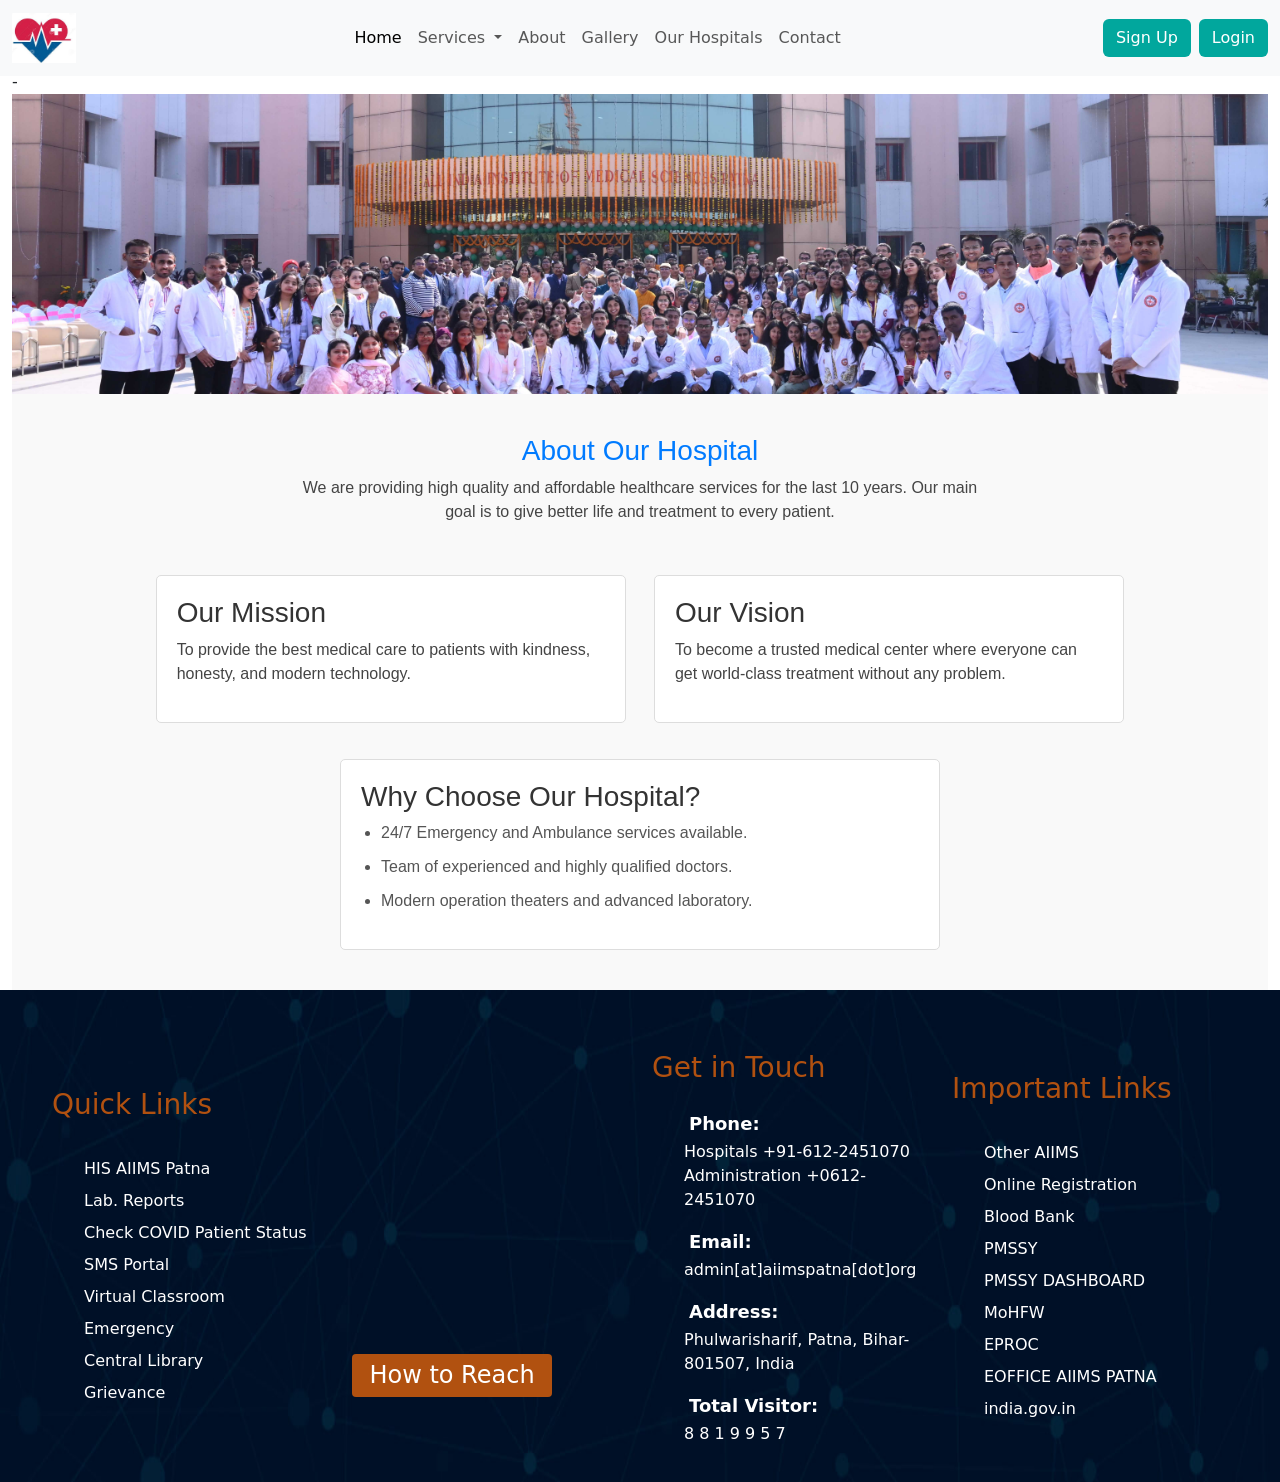
<file: about.html>
<!DOCTYPE html>
<html lang="en">
<head>
    <meta charset="UTF-8">
    <meta name="viewport" content="width=device-width, initial-scale=1.0">
    <title>About Page</title>
    <link rel="stylesheet" href="style.css">
    <link rel="stylesheet" href="https://cdn.jsdelivr.net/npm/bootstrap@5.3.8/dist/css/bootstrap.min.css">

<style>
 
#about-section {
    padding: 40px;
    background-color: #f9f9f9;
    font-family: Arial, sans-serif;
}

#about-section h2 {
    color: #007bff;
    font-size: 28px;
}

#about-section p {
    color: #444444;
    font-size: 16px;
    max-width: 700px;
}


.about-box-container {
    text-align: center;
}

.box {
    display: inline-block;
    width: 40%;
    margin: 1%;
    padding: 20px;
    background-color: #ffffff;
    border: 1px solid #dddddd;
    border-radius: 5px;
    vertical-align: top;
    text-align: left;
}

.box h3 {
    color: #333333;
    margin-top: 0;
}


.why-choose-us {
    background-color: #ffffff;
    padding: 20px;
    border: 1px solid #dddddd;
    border-radius: 5px;
    max-width: 600px;
    margin: 0 auto;
}


.why-choose-us h3 {
    color: #333333;
    margin-top: 0;
}

.why-choose-us ul {
    padding-left: 20px;
}

.why-choose-us li {
    margin-bottom: 10px;
    color: #555555;
}


.hero-section img{
    height: 300px !important;
    width: 100%;
    object-fit: cover;
    padding: o;
}
.btn-signup{
    border: 1px solid #01a79d;
    background-color: #01a79d;

}
.btn-login{
    color: white;
    background-color: #01a79d;

}
.btn-signup:hover{
    background-color: #01a79d;
    color: white;

}
.btn-login:hover{
    background-color:transparent;
    border: 1px solid #01a79d;
    color: #01a79d;
}



</style>



</head>
<body>

 <div class="container-fluid">

        <!--header start-->
        <div class="row header">
            <div class="col-sm-12">
                <nav class="navbar navbar-expand-lg bg-body-tertiary fixed-top">
  <div class="container-fluid">
    <a class="navbar-brand" href="#">
        <img src="logo8.jpg" alt="" class="logo">
        
        
    </a>
    <button class="navbar-toggler" type="button" data-bs-toggle="collapse" data-bs-target="#navbarSupportedContent" aria-controls="navbarSupportedContent" aria-expanded="false" aria-label="Toggle navigation">
      <span class="navbar-toggler-icon"></span>
    </button>
    <div class="collapse navbar-collapse" id="navbarSupportedContent">
      <ul class="navbar-nav m-auto mb-2 mb-lg-0">
        <li class="nav-item">
          <a class="nav-link active" aria-current="page" href="#">Home</a>
        </li>
        <li class="nav-item dropdown">
          <a class="nav-link dropdown-toggle" href="#" role="button" data-bs-toggle="dropdown" aria-expanded="false">
            Services
          </a>
          <ul class="dropdown-menu">
            <li><a class="dropdown-item" href="opd.html">OPD</a></li>
            <li><hr class="dropdown-divider"></li>
            <li><a class="dropdown-item" href="radiology.html">Radiology</a></li>
            <li><hr class="dropdown-divider"></li>
            <li><a class="dropdown-item" href="blood bank.html">Blood Bank</a></li>
            <li><hr class="dropdown-divider"></li>
            <li><a class="dropdown-item" href="pharmecy.html">Pharmecy</a></li>
          </ul>
        </li>
        <li class="nav-item">
          <a class="nav-link " href="about.html">About</a>
        </li>
        <li class="nav-item">
          <a class="nav-link " href="gallery.html">Gallery</a>
        </li>
        <li class="nav-item">
          <a class="nav-link " href="our hospital.html">Our Hospitals</a>
        </li>
         <li class="nav-item">
          <a class="nav-link " href="contact.html">Contact </a>
        </li>
      </ul>
      <form class="d-flex" role="search">
        <a href="signup.html" class="btn btn-login me-2">Sign Up</a>
        <a href="login.html" class="btn btn-login">Login</a> 
      </form>
    </div>
  </div>
</nav>
            </div>
        </div>-
        <!--header end-->

        <section>
            <div class="hero-section">
          <img src="107.jpg" alt="">
</div>
</section>

   
<section id="about-section">
    <center>
        <h2>About Our Hospital</h2>
        <p>We are providing high quality and affordable healthcare services for the last 10 years. Our main goal is to give better life and treatment to every patient.</p>
    </center>

    <br>

    
    <div class="about-box-container">
        <div class="box">
            <h3>Our Mission</h3>
            <p>To provide the best medical care to patients with kindness, honesty, and modern technology.</p>
        </div>
        
        <div class="box">
            <h3>Our Vision</h3>
            <p>To become a trusted medical center where everyone can get world-class treatment without any problem.</p>
        </div>
    </div>

    <br>

   
    <div class="why-choose-us">
        <h3>Why Choose Our Hospital?</h3>
        <ul>
            <li>24/7 Emergency and Ambulance services available.</li>
            <li>Team of experienced and highly qualified doctors.</li>
            <li>Modern operation theaters and advanced laboratory.</li>
        </ul>
    </div>
</section>



 <!----footer- start-->

      <div class="row footer">
        <div class="col-sm-3">
          <h3 class="footer-heading quick-links">Quick Links</h3>
          <ul class="quick-links">
          <li>HIS AIIMS Patna</li>
          <li>Lab. Reports</li>
          <li>Check COVID Patient Status</li>
          <li>SMS Portal</li>
          <li>Virtual  Classroom</li>
          <li>Emergency</li>
          <li>Central Library</li>
          <li>Grievance</li>
          </ul>
        </div>
        <div class="col-sm-3">
          <iframe src="https://www.google.com/maps/embed?pb=!1m12!1m8!1m3!1d230248.33775694412!2d84.
          94229209448244!3d25.617199139303032!3m2!1i1024!2i768!4f13.
          1!2m1!1sAIIMS%20Patna!5e0!3m2!1sen!2sus!4v1783047907874!5m2!1sen!2sus"
           width="220" height="250" style="border:0;" 
           allowfullscreen="" loading="lazy" 
           referrerpolicy="strict-origin-when-cross-origin"></iframe>

          <h3 class="footer-heading  how-to-reach">How to Reach</h3>
        </div>
        <div class="col-sm-3">
          <h3 class="footer-heading touch">Get in Touch</h3>
          <ul class="get-in-touch">
          <li>
            <i class="bi bi-telephone-inbound"></i>
            <span class="phone">Phone:</span><br>
            Hospitals +91-612-2451070
            <br>
            Administration +0612-2451070 
          </li>
          <li>
            <i class="bi bi-envelope-at"></i>
            <span class="email">Email:</span><br>
             admin[at]aiimspatna[dot]org
          </li>
          <li>
             <i class="bi bi-geo-alt"></i>
            <span class="address">Address:</span><br>
            Phulwarisharif, Patna, Bihar-801507, India
          </li>

          <li>
             <i class="bi bi-geo-alt"></i>
            <span class="total-visitor">Total Visitor:</span><br>
               8 8 1 9 9 5 7
          </li>
          </ul>
        </div>
        <div class="col-sm-3">
          <h3 class="footer-heading important-links">Important Links</h3>
          <ul class="important-links">
          <li>Other AIIMS</li>
          <li>Online Registration</li>
          <li>Blood Bank</li>
          <li>PMSSY</li>
          <li>PMSSY DASHBOARD</li>
          <li>MoHFW</li>
          <li>EPROC</li>
          <li>EOFFICE AIIMS PATNA</li>
          <li>india.gov.in</li>
          </ul>
        </div>
      </div>



    <!---footer -end-->













   
   <script src=" https://cdn.jsdelivr.net/npm/bootstrap@5.3.8/dist/js/bootstrap.bundle.min.js"></script>


    </div>
</body>
</html>
</file>
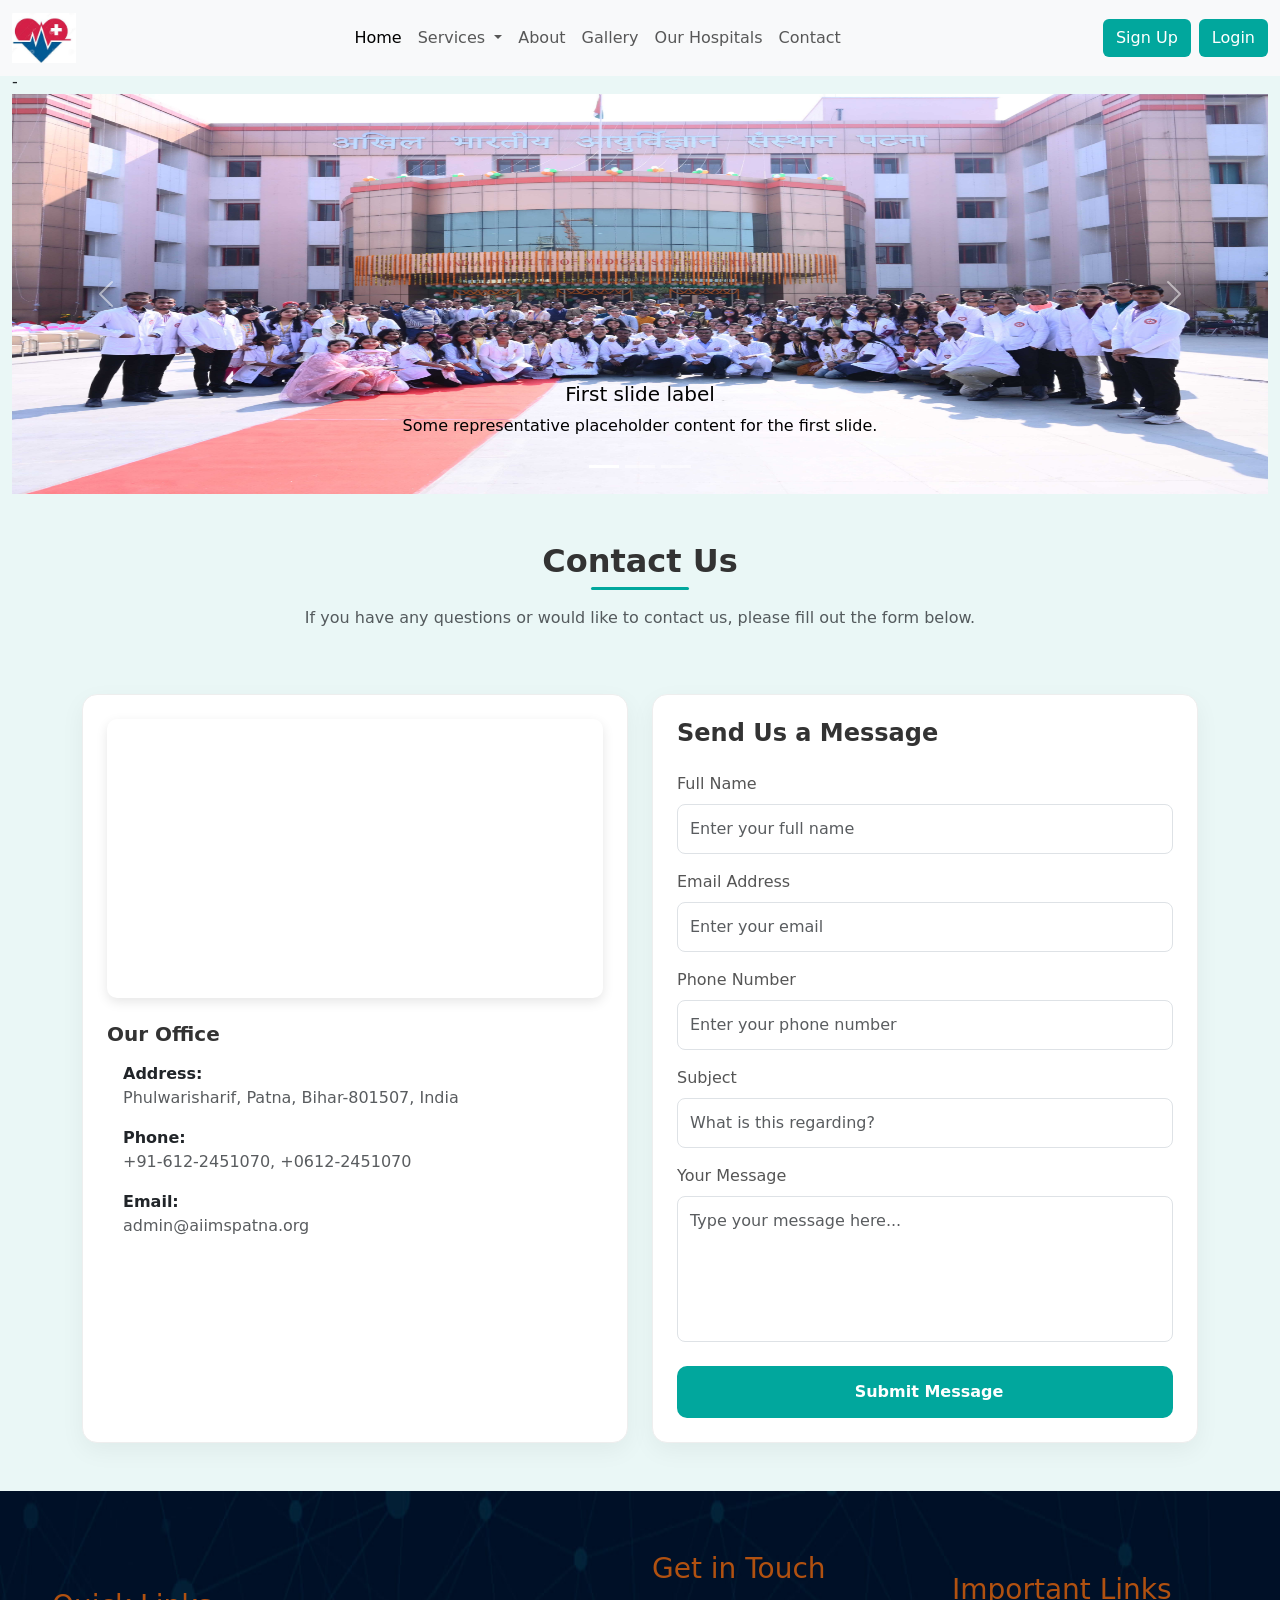
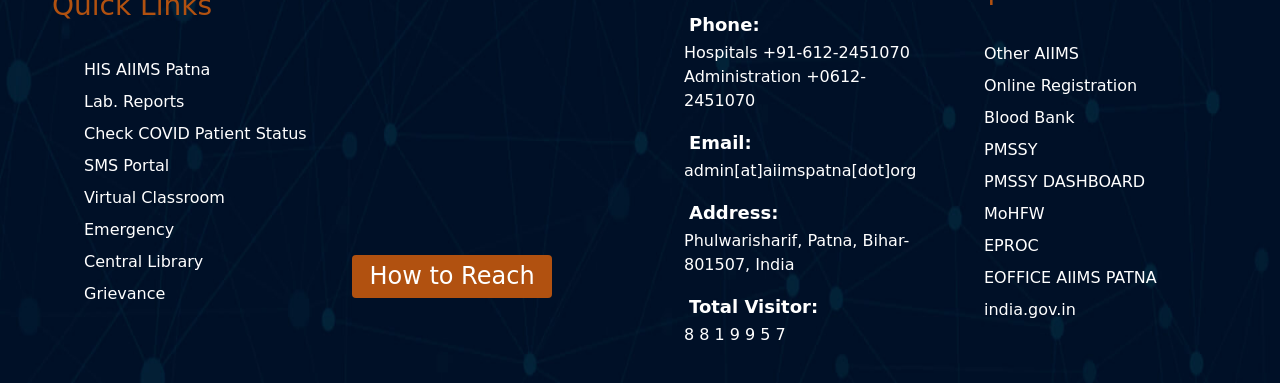
<file: contact.html>
<!DOCTYPE html>
<html lang="en">
<head>
    <meta charset="UTF-8">
    <meta name="viewport" content="width=device-width, initial-scale=1.0">
    <title>Contact Page</title>

    <link rel="stylesheet" href="https://cdn.jsdelivr.net/npm/bootstrap@5.3.8/dist/css/bootstrap.min.css">
    <link rel="stylesheet" href="style.css">

    <style>


#contact {
    max-width: 600px;
    margin: 40px auto;
    padding: 30px;
    background-color: #ffffff;
    border-radius: 10px;
    box-shadow: 0 4px 15px rgba(0, 0, 0, 0.1);
    font-family: 'Segoe UI', Tahoma, Geneva, Verdana, sans-serif;
}



#contact h2 {
    color: #007bff; 
    text-align: center;
    margin-bottom: 25px;
    font-size: 28px;
}


.form-group {
    margin-bottom: 20px;
}


.form-group label {
    display: block;
    margin-bottom: 8px;
    color: #333333;
    font-weight: 600;
}



.form-group input, 
.form-group textarea {
    width: 100%;
    padding: 12px;
    border: 1px solid #cccccc;
    border-radius: 6px;
    font-size: 16px;
    box-sizing: border-box; 
    transition: border-color 0.3s ease;
}


.form-group input:focus, 
.form-group textarea:focus {
    border-color: #007bff;
    outline: none;
    box-shadow: 0 0 5px rgba(0, 123, 255, 0.2);
}



#contact button[type="submit"] {
    width: 100%;
    padding: 14px;
    background-color: #007bff;
    color: white;
    border: none;
    border-radius: 6px;
    font-size: 18px;
    font-weight: bold;
    cursor: pointer;
    transition: background-color 0.3s ease;
}


#contact button[type="submit"]:hover {
    background-color: #0056b3;
}


.contact-info {
    margin-top: 30px;
    padding-top: 20px;
    border-top: 1px solid #eeeeee;
    text-align: center;
    color: #555555;
    line-height: 1.6;
}

.contact-info p {
    margin: 8px 0;
}

   





 /* hero section */
.slide-image{
    height: 400px;
}
.carousel-caption>h5 ,p{
    color: black;
}
 </style>

</head>
<body>

   <div class="container-fluid">

        <!--header start-->
        <div class="row header">
            <div class="col-sm-12">
                <nav class="navbar navbar-expand-lg bg-body-tertiary fixed-top">
  <div class="container-fluid">
    <a class="navbar-brand" href="#">
        <img src="logo8.jpg" alt="" class="logo">
        
        
    </a>
    <button class="navbar-toggler" type="button" data-bs-toggle="collapse" data-bs-target="#navbarSupportedContent" aria-controls="navbarSupportedContent" aria-expanded="false" aria-label="Toggle navigation">
      <span class="navbar-toggler-icon"></span>
    </button>
    <div class="collapse navbar-collapse" id="navbarSupportedContent">
      <ul class="navbar-nav m-auto mb-2 mb-lg-0">
        <li class="nav-item">
          <a class="nav-link active" aria-current="page" href="index.html">Home</a>
        </li>
        <li class="nav-item dropdown">
          <a class="nav-link dropdown-toggle" href="#" role="button" data-bs-toggle="dropdown" aria-expanded="false">
            Services
          </a>
          <ul class="dropdown-menu">
            <li><a class="dropdown-item" href="opd.html">OPD</a></li>
            <li><hr class="dropdown-divider"></li>
            <li><a class="dropdown-item" href="radiology.html">Radiology</a></li>
            <li><hr class="dropdown-divider"></li>
            <li><a class="dropdown-item" href="blood bank.html">Blood Bank</a></li>
            <li><hr class="dropdown-divider"></li>
            <li><a class="dropdown-item" href="pharmecy.html">Pharmecy</a></li>
          </ul>
        </li>
        <li class="nav-item">
          <a class="nav-link " href="about.html">About</a>
        </li>
        <li class="nav-item">
          <a class="nav-link " href="gallery.html">Gallery</a>
        </li>
        <li class="nav-item">
          <a class="nav-link " href="our hospital.html">Our Hospitals</a>
        </li>
         <li class="nav-item">
          <a class="nav-link " href="contact.html">Contact </a>
        </li>
      </ul>
      <form class="d-flex" role="search">
        <button type="button" class="btn btn-login me-2" data-bs-toggle="modal" data-bs-target="#signUpModal">Sign Up</button>
        <a href="login.html" class="btn btn-login">Login</a> 
      </form>
    </div>
  </div>
</nav>
            </div>
        </div>-
        <!--header end-->

 <!-- hero section start-->
        <div class="row">
            <div class="col-sm-12">
                <div id="carouselExampleCaptions" class="carousel slide" data-bs-ride="carousel" data-bs-interval="3000">
  <div class="carousel-indicators">
    <button type="button" data-bs-target="#carouselExampleCaptions" data-bs-slide-to="0" class="active" aria-current="true" aria-label="Slide 1"></button>
    <button type="button" data-bs-target="#carouselExampleCaptions" data-bs-slide-to="1" aria-label="Slide 2"></button>
    <button type="button" data-bs-target="#carouselExampleCaptions" data-bs-slide-to="2" aria-label="Slide 3"></button>
  </div>
  <div class="carousel-inner">
    <div class="carousel-item active">
      <img src="107.jpg" class="d-block w-100 slide-image" alt="slide1">
      <div class="carousel-caption d-none d-md-block">
        <h5>First slide label</h5>
        <p>Some representative placeholder content for the first slide.</p>
      </div>
    </div>
    <div class="carousel-item">
      <img src="slide9.jpg" class="d-block w-100 slide-image" alt="slide2">
      <div class="carousel-caption d-none d-md-block">
        <h5>Second slide label</h5>
        <p>Some representative placeholder content for the second slide.</p>
      </div>
    </div>
    <div class="carousel-item">
      <img src="doctors-care.jpg" class="d-block w-100 slide-image" alt="slide3">
      <div class="carousel-caption d-none d-md-block">
        <h5>Third slide label</h5>
        <p>Some representative placeholder content for the third slide.</p>
      </div>
    </div>
  </div>
  <button class="carousel-control-prev" type="button" data-bs-target="#carouselExampleCaptions" data-bs-slide="prev">
    <span class="carousel-control-prev-icon" aria-hidden="true"></span>
    <span class="visually-hidden">Previous</span>
  </button>
  <button class="carousel-control-next" type="button" data-bs-target="#carouselExampleCaptions" data-bs-slide="next">
    <span class="carousel-control-next-icon" aria-hidden="true"></span>
    <span class="visually-hidden">Next</span>
  </button>
</div>

            </div>
        </div>
        <!-- hero section end-->


<div class="container my-5">
   
    <div class="row mb-5 text-center">
        <div class="col-12">
            <h2 style="font-weight: bold; color: #333; position: relative; display: inline-block; padding-bottom: 10px;">
                Contact Us
                <span style="position: absolute; bottom: 0; left: 25%; width: 50%; height: 3px; background-color: #01a79d; border-radius: 2px;"></span>
            </h2>
<p class="text-muted mt-2">If you have any questions or would like to contact us, please fill out the form below.</p>        </div>
    </div>

    <div class="row g-4 align-items-stretch">
        <div class="col-lg-6">
            <div class="h-100 p-4" style="background-color: #fff; border-radius: 15px; box-shadow: 0 8px 24px rgba(0,0,0,0.05); border: 1px solid #eee;">
                
                
                <div class="ratio ratio-16x9 mb-4" style="border-radius: 10px; overflow: hidden; box-shadow: 0 4px 12px rgba(0,0,0,0.1);">
                    <iframe  src="https://www.google.com/maps/embed?pb=!1m12!1m8!1m3!1d230248.33775694412!2d84.
          94229209448244!3d25.617199139303032!3m2!1i1024!2i768!4f13.
          1!2m1!1sAIIMS%20Patna!5e0!3m2!1sen!2sus!4v1783047907874!5m2!1sen!2sus"
           width="220" height="250" style="border:0;" 
           allowfullscreen="" loading="lazy" 
           referrerpolicy="strict-origin-when-cross-origin"></iframe> 
                            
                </div>

                <div class="mt-4">
                    <h5 style="font-weight: bold; color: #333;" class="mb-3">Our Office</h5>
                    
                    <div class="d-flex mb-3">
                        <div class="me-3" style="color: #007bff; font-size: 20px;"><i class="bi bi-geo-alt-fill"></i></div>
                        <div>
                            <strong>Address:</strong><br>
                            <span class="text-muted">Phulwarisharif, Patna, Bihar-801507, India</span>
                        </div>
                    </div>

                    <div class="d-flex mb-3">
                        <div class="me-3" style="color: #007bff; font-size: 20px;"><i class="bi bi-telephone-fill"></i></div>
                        <div>
                            <strong>Phone:</strong><br>
                            <span class="text-muted">+91-612-2451070, +0612-2451070</span>
                        </div>
                    </div>

                    <div class="d-flex">
                        <div class="me-3" style="color: #007bff; font-size: 20px;"><i class="bi bi-envelope-fill"></i></div>
                        <div>
                            <strong>Email:</strong><br>
                            <span class="text-muted">admin@aiimspatna.org</span>
                        </div>
                    </div>
                </div>

            </div>
        </div>


        <div class="col-lg-6">
            <div class="h-100 p-4" style="background-color: #fff; border-radius: 15px; box-shadow: 0 8px 24px rgba(0,0,0,0.05); border: 1px solid #eee;">
                <h4 style="font-weight: bold; color: #333;" class="mb-4">Send Us a Message</h4>
                
                <form>
                    
                    <div class="mb-3">
                        <label class="form-label" style="font-weight: 500; color: #555;">Full Name</label>
                        <input type="text" class="form-control" placeholder="Enter your full name" style="padding: 12px; border-radius: 8px;" required>
                    </div>

                    <div class="mb-3">
                        <label class="form-label" style="font-weight: 500; color: #555;">Email Address</label>
                        <input type="email" class="form-control" placeholder="Enter your email" style="padding: 12px; border-radius: 8px;" required>
                    </div>

                    <div class="mb-3">
                        <label class="form-label" style="font-weight: 500; color: #555;">Phone Number</label>
                        <input type="tel" class="form-control" placeholder="Enter your phone number" style="padding: 12px; border-radius: 8px;" required>
                    </div>

                    <div class="mb-3">
                        <label class="form-label" style="font-weight: 500; color: #555;">Subject</label>
                        <input type="text" class="form-control" placeholder="What is this regarding?" style="padding: 12px; border-radius: 8px;" required>
                    </div>

                    <div class="mb-4">
                        <label class="form-label" style="font-weight: 500; color: #555;">Your Message</label>
                        <textarea class="form-control" rows="5" placeholder="Type your message here..." style="padding: 12px; border-radius: 8px; resize: none;" required></textarea>
                    </div>

                    <button type="submit" class="btn btn-primary w-100" style="padding: 14px; border-radius: 10px; font-size: 16px; font-weight: bold; background-color:#01a79d; border: none; transition: 0.3s;">
                        <i class="bi bi-send-fill me-2"></i> Submit Message
                    </button>
                </form>
            </div>
        </div>
    </div>
</div>








   <!----footer- start-->

      <div class="row footer">
        <div class="col-sm-3">
          <h3 class="footer-heading quick-links">Quick Links</h3>
          <ul class="quick-links">
          <li>HIS AIIMS Patna</li>
          <li>Lab. Reports</li>
          <li>Check COVID Patient Status</li>
          <li>SMS Portal</li>
          <li>Virtual  Classroom</li>
          <li>Emergency</li>
          <li>Central Library</li>
          <li>Grievance</li>
          </ul>
        </div>
        <div class="col-sm-3">
          <iframe src="https://www.google.com/maps/embed?pb=!1m12!1m8!1m3!1d230248.33775694412!2d84.
          94229209448244!3d25.617199139303032!3m2!1i1024!2i768!4f13.
          1!2m1!1sAIIMS%20Patna!5e0!3m2!1sen!2sus!4v1783047907874!5m2!1sen!2sus"
           width="220" height="250" style="border:0;" 
           allowfullscreen="" loading="lazy" 
           referrerpolicy="strict-origin-when-cross-origin"></iframe>

          <h3 class="footer-heading  how-to-reach">How to Reach</h3>
        </div>
        <div class="col-sm-3">
          <h3 class="footer-heading touch">Get in Touch</h3>
          <ul class="get-in-touch">
          <li>
            <i class="bi bi-telephone-inbound"></i>
            <span class="phone">Phone:</span><br>
            Hospitals +91-612-2451070
            <br>
            Administration +0612-2451070 
          </li>
          <li>
            <i class="bi bi-envelope-at"></i>
            <span class="email">Email:</span><br>
             admin[at]aiimspatna[dot]org
          </li>
          <li>
             <i class="bi bi-geo-alt"></i>
            <span class="address">Address:</span><br>
            Phulwarisharif, Patna, Bihar-801507, India
          </li>

          <li>
             <i class="bi bi-geo-alt"></i>
            <span class="total-visitor">Total Visitor:</span><br>
               8 8 1 9 9 5 7
          </li>
          </ul>
        </div>
        <div class="col-sm-3">
          <h3 class="footer-heading important-links">Important Links</h3>
          <ul class="important-links">
          <li>Other AIIMS</li>
          <li>Online Registration</li>
          <li>Blood Bank</li>
          <li>PMSSY</li>
          <li>PMSSY DASHBOARD</li>
          <li>MoHFW</li>
          <li>EPROC</li>
          <li>EOFFICE AIIMS PATNA</li>
          <li>india.gov.in</li>
          </ul>
        </div>
      </div>


    <!---footer -end-->



 <!--bootstrap CDN JS-->
   <script src=" https://cdn.jsdelivr.net/npm/bootstrap@5.3.8/dist/js/bootstrap.bundle.min.js"></script>


    
</body>
</html>
</file>
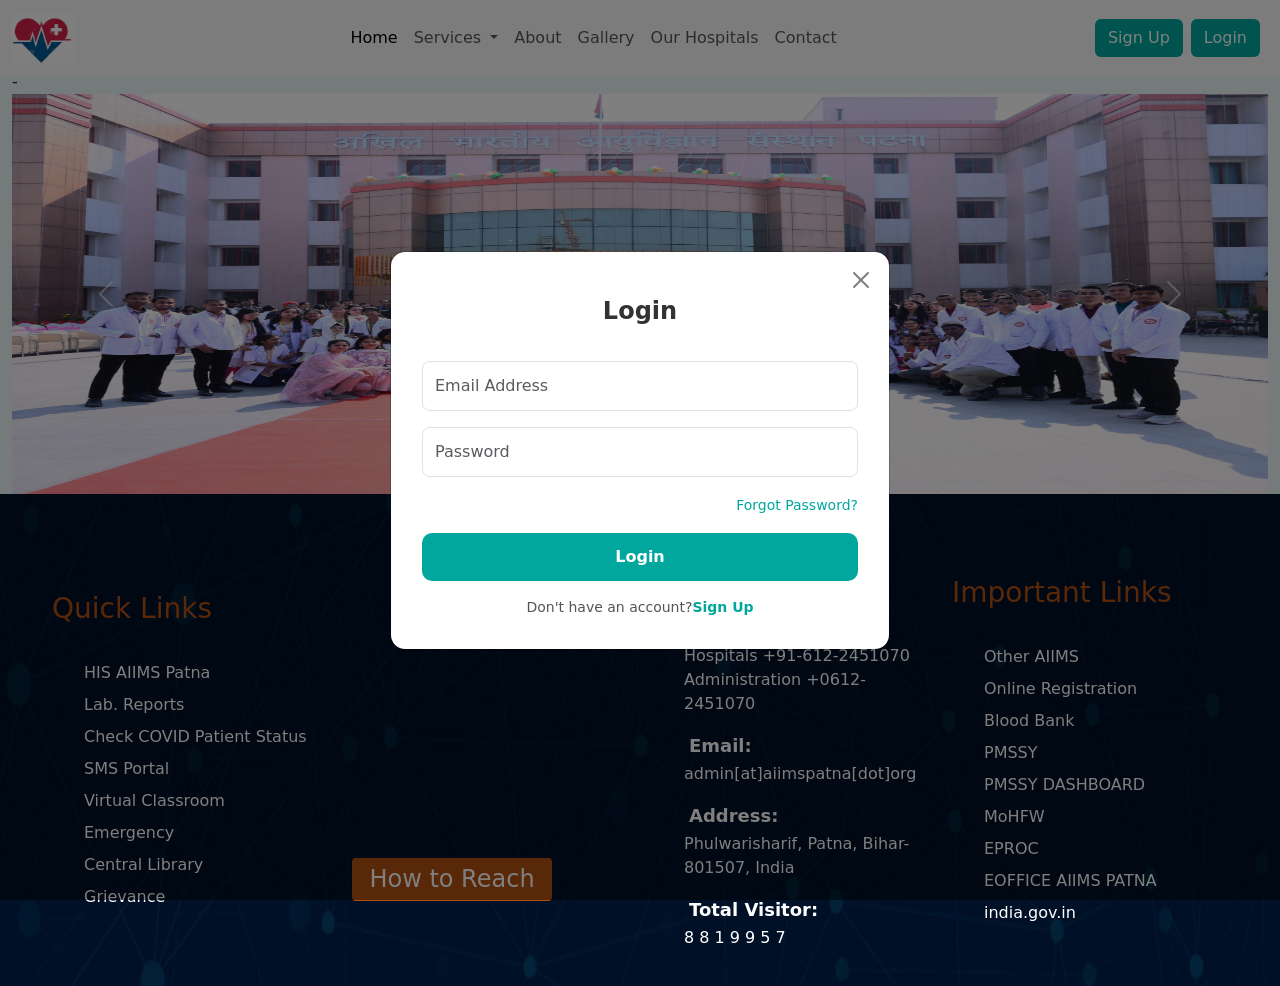
<file: login.html>
<!DOCTYPE html>
<html lang="en">
<head>
    <meta charset="UTF-8">
    <meta name="viewport" content="width=device-width, initial-scale=1.0">
    <title>Login</title>
    <link rel="stylesheet" href="https://cdn.jsdelivr.net/npm/bootstrap@5.3.8/dist/css/bootstrap.min.css">
    <link rel="stylesheet" href="style.css">



<style>

 /* hero section */
.slide-image{
    height: 400px;
}
.carousel-caption>h5 ,p{
    color: black;
}
 </style>

</head>
<body>

   <div class="container-fluid">

        <!--header start-->
        <div class="row header">
            <div class="col-sm-12">
                <nav class="navbar navbar-expand-lg bg-body-tertiary fixed-top">
  <div class="container-fluid">
    <a class="navbar-brand" href="#">
        <img src="logo8.jpg" alt="" class="logo">
        
        
    </a>
    <button class="navbar-toggler" type="button" data-bs-toggle="collapse" data-bs-target="#navbarSupportedContent" aria-controls="navbarSupportedContent" aria-expanded="false" aria-label="Toggle navigation">
      <span class="navbar-toggler-icon"></span>
    </button>
    <div class="collapse navbar-collapse" id="navbarSupportedContent">
      <ul class="navbar-nav m-auto mb-2 mb-lg-0">
        <li class="nav-item">
          <a class="nav-link active" aria-current="page" href="#">Home</a>
        </li>
        <li class="nav-item dropdown">
          <a class="nav-link dropdown-toggle" href="#" role="button" data-bs-toggle="dropdown" aria-expanded="false">
            Services
          </a>
          <ul class="dropdown-menu">
            <li><a class="dropdown-item" href="opd.html">OPD</a></li>
            <li><hr class="dropdown-divider"></li>
            <li><a class="dropdown-item" href="radiology.html">Radiology</a></li>
            <li><hr class="dropdown-divider"></li>
            <li><a class="dropdown-item" href="blood bank.html">Blood Bank</a></li>
            <li><hr class="dropdown-divider"></li>
            <li><a class="dropdown-item" href="pharmecy.html">Pharmecy</a></li>
          </ul>
        </li>
        <li class="nav-item">
          <a class="nav-link " href="about.html">About</a>
        </li>
        <li class="nav-item">
          <a class="nav-link " href="gallery.html">Gallery</a>
        </li>
        <li class="nav-item">
          <a class="nav-link " href="our hospital.html">Our Hospitals</a>
        </li>
         <li class="nav-item">
          <a class="nav-link " href="contact.html">Contact </a>
        </li>
      </ul>
      <form class="d-flex" role="search">
     <a href="signup.html" class="btn btn-login me-2">Sign Up</a>
        <button type="button" class="btn btn-login me-2" data-bs-toggle="modal" data-bs-target="#loginModal">Login</button>

      </form>
    </div>
  </div>
</nav>
            </div>
        </div>-
        <!--header end-->

 <!-- hero section start-->
        <div class="row">
            <div class="col-sm-12">
                <div id="carouselExampleCaptions" class="carousel slide" data-bs-ride="carousel" data-bs-interval="3000">
  <div class="carousel-indicators">
    <button type="button" data-bs-target="#carouselExampleCaptions" data-bs-slide-to="0" class="active" aria-current="true" aria-label="Slide 1"></button>
    <button type="button" data-bs-target="#carouselExampleCaptions" data-bs-slide-to="1" aria-label="Slide 2"></button>
    <button type="button" data-bs-target="#carouselExampleCaptions" data-bs-slide-to="2" aria-label="Slide 3"></button>
  </div>
  <div class="carousel-inner">
    <div class="carousel-item active">
      <img src="107.jpg" class="d-block w-100 slide-image" alt="slide1">
      <div class="carousel-caption d-none d-md-block">
        <h5>First slide label</h5>
        <p>Some representative placeholder content for the first slide.</p>
      </div>
    </div>
    <div class="carousel-item">
      <img src="slide9.jpg" class="d-block w-100 slide-image" alt="slide2">
      <div class="carousel-caption d-none d-md-block">
        <h5>Second slide label</h5>
        <p>Some representative placeholder content for the second slide.</p>
      </div>
    </div>
    <div class="carousel-item">
      <img src="doctors-care.jpg" class="d-block w-100 slide-image" alt="slide3">
      <div class="carousel-caption d-none d-md-block">
        <h5>Third slide label</h5>
        <p>Some representative placeholder content for the third slide.</p>
      </div>
    </div>
  </div>
  <button class="carousel-control-prev" type="button" data-bs-target="#carouselExampleCaptions" data-bs-slide="prev">
    <span class="carousel-control-prev-icon" aria-hidden="true"></span>
    <span class="visually-hidden">Previous</span>
  </button>
  <button class="carousel-control-next" type="button" data-bs-target="#carouselExampleCaptions" data-bs-slide="next">
    <span class="carousel-control-next-icon" aria-hidden="true"></span>
    <span class="visually-hidden">Next</span>
  </button>
</div>

            </div>
        </div>
        <!-- hero section end-->


     <div class="modal fade" id="loginModal" tabindex="-1" 
     aria-labelledby="loginModalLabel" aria-hidden="true">
     <div class="modal-dialog modal-dialog-centered">
        <div class="modal-content" style="border-radius:15px; padding: 15px ;">

            <div class="modal-header" style="border-bottom: none;">
                <h1 class="modal-title fs-4 w-100 text-center" id="loginModalLabel" style="color: #333;
                 font-weight: bold; margin-top: 10px;">Login</h1>
                 <button type="button" class="btn-close" data-bs-dismiss="modal" 
                 aria-label="Close" style="position: absolute; right: 20px ; top: 20px;"></button>

            </div>
            <div class="modal-body">
                <form>
                    <input type="email" placeholder="Email Address" class="form-control mb-3"
                    style="padding: 12px; border-radius: 8px;" required>
                    
                    <input type="password" placeholder="Password" class="form-control mb-3"
                    style="padding: 12px; border-radius: 8px;" required>
                    <div class="text-end mb-3">
                        <a href="#" style="font-size: 14px; text-decoration: none; color: #01a79d;">Forgot Password?</a>
                    </div>
                    <button type="submit"class="signup-btn" style="width: 100%; padding: 12px; background-color:#01a79d; color: white; 
                    border: none; border-radius: 10px; font-size: 16px; font-weight: bold;">Login</button>

                    <div class="text-center mt-3">
                        <p style="font-size: 14px; color:#555; margin-bottom: 0;">Don't have an account?<a href="signup.html"  style="text-decoration: none; color: #01a79d; font-weight: bold;">Sign Up</a></p>
                    </div>
                </form>
            </div>

        </div>


     </div>
    </div>


   <!----footer- start-->

      <div class="row footer">
        <div class="col-sm-3">
          <h3 class="footer-heading quick-links">Quick Links</h3>
          <ul class="quick-links">
          <li>HIS AIIMS Patna</li>
          <li>Lab. Reports</li>
          <li>Check COVID Patient Status</li>
          <li>SMS Portal</li>
          <li>Virtual  Classroom</li>
          <li>Emergency</li>
          <li>Central Library</li>
          <li>Grievance</li>
          </ul>
        </div>
        <div class="col-sm-3">
          <iframe src="https://www.google.com/maps/embed?pb=!1m12!1m8!1m3!1d230248.33775694412!2d84.
          94229209448244!3d25.617199139303032!3m2!1i1024!2i768!4f13.
          1!2m1!1sAIIMS%20Patna!5e0!3m2!1sen!2sus!4v1783047907874!5m2!1sen!2sus"
           width="220" height="250" style="border:0;" 
           allowfullscreen="" loading="lazy" 
           referrerpolicy="strict-origin-when-cross-origin"></iframe>

          <h3 class="footer-heading  how-to-reach">How to Reach</h3>
        </div>
        <div class="col-sm-3">
          <h3 class="footer-heading touch">Get in Touch</h3>
          <ul class="get-in-touch">
          <li>
            <i class="bi bi-telephone-inbound"></i>
            <span class="phone">Phone:</span><br>
            Hospitals +91-612-2451070
            <br>
            Administration +0612-2451070 
          </li>
          <li>
            <i class="bi bi-envelope-at"></i>
            <span class="email">Email:</span><br>
             admin[at]aiimspatna[dot]org
          </li>
          <li>
             <i class="bi bi-geo-alt"></i>
            <span class="address">Address:</span><br>
            Phulwarisharif, Patna, Bihar-801507, India
          </li>

          <li>
             <i class="bi bi-geo-alt"></i>
            <span class="total-visitor">Total Visitor:</span><br>
               8 8 1 9 9 5 7
          </li>
          </ul>
        </div>
        <div class="col-sm-3">
          <h3 class="footer-heading important-links">Important Links</h3>
          <ul class="important-links">
          <li>Other AIIMS</li>
          <li>Online Registration</li>
          <li>Blood Bank</li>
          <li>PMSSY</li>
          <li>PMSSY DASHBOARD</li>
          <li>MoHFW</li>
          <li>EPROC</li>
          <li>EOFFICE AIIMS PATNA</li>
          <li>india.gov.in</li>
          </ul>
        </div>
      </div>


    <!---footer -end-->



 <!--bootstrap CDN JS-->
   <script src=" https://cdn.jsdelivr.net/npm/bootstrap@5.3.8/dist/js/bootstrap.bundle.min.js"></script>



      
<script>
    window.addEventListener('DOMContentLoaded', ()=>{
        const myModal =new bootstrap.Modal(document.getElementById('loginModal'));
        myModal.show();
    });
</script>
    

</body>
</html>
</file>
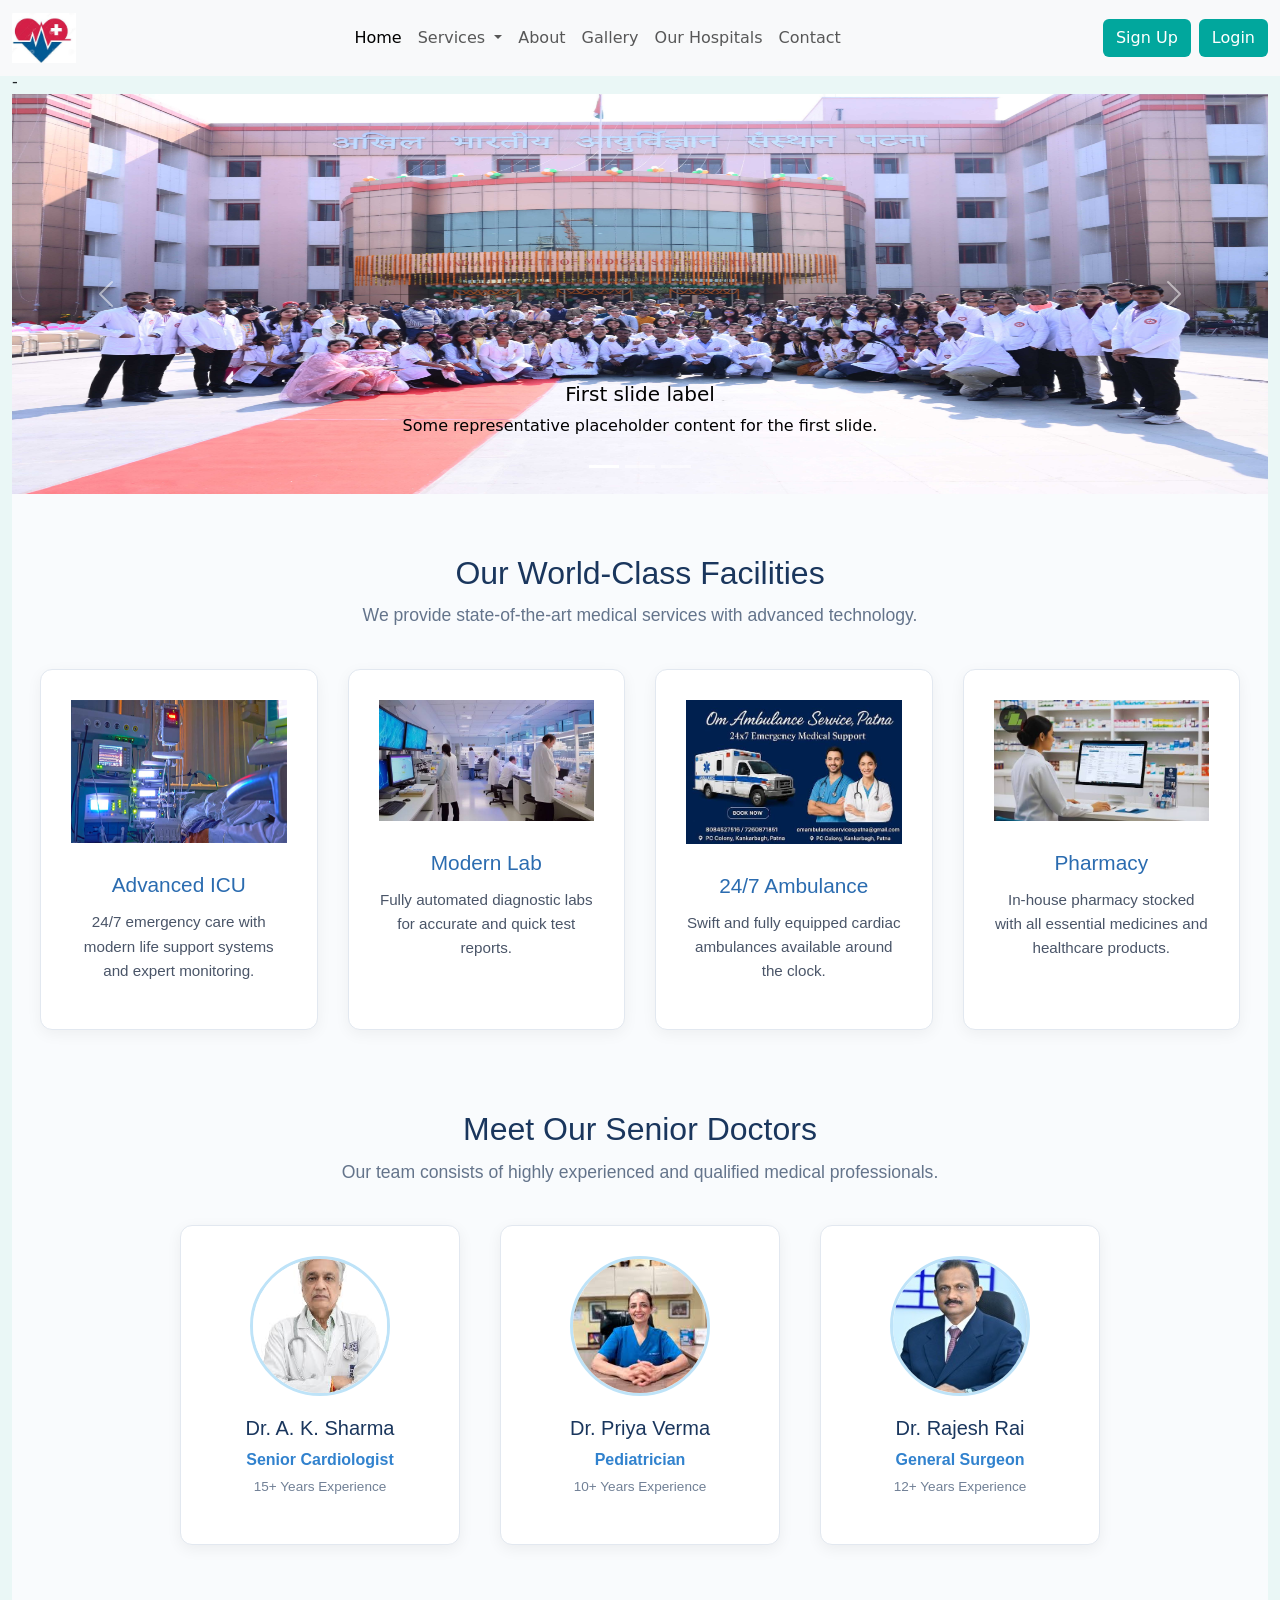
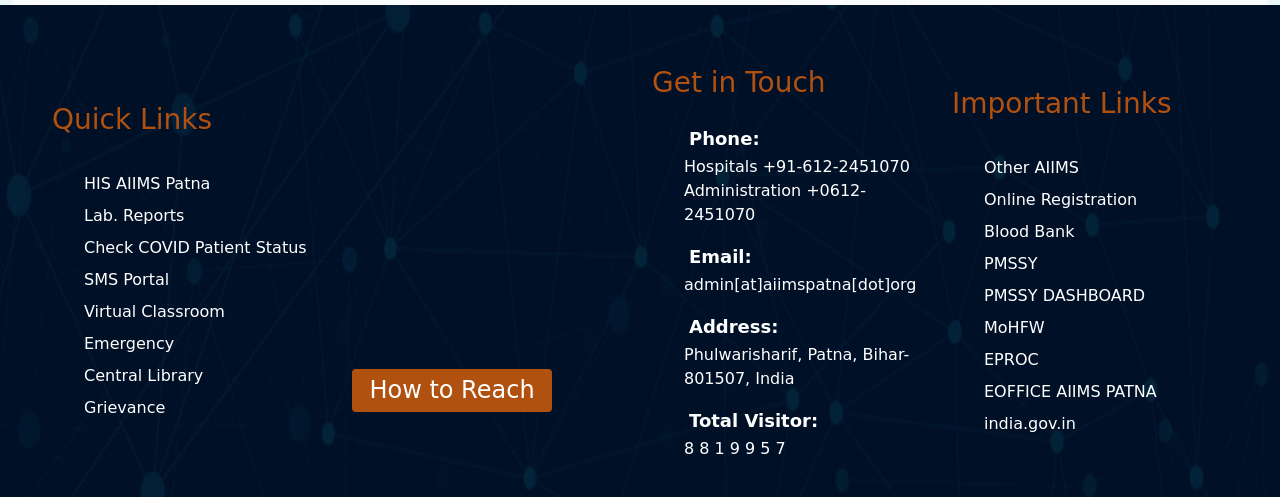
<file: our hospital.html>
<!DOCTYPE html>
<html lang="en">
<head>
    <meta charset="UTF-8">
    <meta name="viewport" content="width=device-width, initial-scale=1.0">
    <title>Contact Page</title>

    <link rel="stylesheet" href="https://cdn.jsdelivr.net/npm/bootstrap@5.3.8/dist/css/bootstrap.min.css">
    <link rel="stylesheet" href="style.css">

    <style>


   /* Hospital Main Content Styling */
.hospital-content {
    padding: 60px 20px;
    background-color: #f9fbfd;
    font-family: Arial, sans-serif;
}

.section-title {
    text-align: center;
    font-size: 2rem;
    color: #1a365d;
    margin-bottom: 10px;
}

.section-subtitle {
    text-align: center;
    color: #64748b;
    margin-bottom: 40px;
    font-size: 1.1rem;
}

/* Facilities Section */
.facilities-section {
    max-width: 1200px;
    margin: 0 auto 80px auto;
}

.facilities-grid {
    display: grid;
    grid-template-columns: repeat(auto-fit, minmax(250px, 1fr));
    gap: 30px;
}

.facility-card {
    background: #ffffff;
    padding: 30px;
    border-radius: 12px;
    text-align: center;
    box-shadow: 0 4px 15px rgba(0, 0, 0, 0.05);
    transition: transform 0.3s ease;
    border: 1px solid #e2e8f0;
}

.facility-card:hover {
    transform: translateY(-5px);
}

.facility-icon {
    font-size: 3rem;
    margin-bottom: 15px;
}

.facility-card h3 {
    color: #2b6cb0;
    margin-bottom: 12px;
    font-size: 1.3rem;
}

.facility-card p {
    color: #4a5568;
    font-size: 0.95rem;
    line-height: 1.6;
}


.facility-icon img {
    width: 100%;          
    height: 100%;         
    object-fit: contain;  
    margin-bottom: 15px;
}


/* Doctors Section */
.team-section {
    max-width: 1200px;
    margin: 0 auto;
}

.team-grid {
    display: flex;
    justify-content: center;
    gap: 40px;
    flex-wrap: wrap;
}

.doctor-card{
    background: #ffffff;
    padding: 30px 20px;
    border-radius: 12px;
    text-align: center;
    box-shadow: 0 4px 15px rgba(0, 0, 0, 0.06);
    border: 1px solid #e2e8f0;
    width: 280px;
    transition: transform 0.3s ease;
}
.doctor-card:hover{
    transform: translateY(-5px);
}

.doc-img-placeholder {
    width: 140px;           
    height: 140px;          
    margin: 0 auto 20px auto; 
    border-radius: 50%;     
    overflow: hidden;       
    border: 3px solid #bee3f8; 
    display: flex;          
    align-items: center;    
    justify-content: center;
}

.doc-img-placeholder img {
    width: 100%;            
    height: 100%;           
    object-fit: cover;      
}
.doctor-card h3 {
    color: #1a365d;
    margin-top: 15px;
    margin-bottom: 8px;
    font-size: 1.25rem;
}

.doc-specialty {
    color: #3182ce;
    font-weight: bold;
    margin-bottom: 5px;
    font-size: 1rem;
}

.doc-exp {
    color: #718096;
    font-size: 0.85rem;
}





 /* hero section */
.slide-image{
    height: 400px;
}
.carousel-caption>h5 ,p{
    color: black;
}
 </style>

</head>
<body>

   <div class="container-fluid">

        <!--header start-->
        <div class="row header">
            <div class="col-sm-12">
                <nav class="navbar navbar-expand-lg bg-body-tertiary fixed-top">
  <div class="container-fluid">
    <a class="navbar-brand" href="#">
        <img src="logo8.jpg" alt="" class="logo">
        
        
    </a>
    <button class="navbar-toggler" type="button" data-bs-toggle="collapse" data-bs-target="#navbarSupportedContent" aria-controls="navbarSupportedContent" aria-expanded="false" aria-label="Toggle navigation">
      <span class="navbar-toggler-icon"></span>
    </button>
    <div class="collapse navbar-collapse" id="navbarSupportedContent">
      <ul class="navbar-nav m-auto mb-2 mb-lg-0">
        <li class="nav-item">
          <a class="nav-link active" aria-current="page" href="index.html">Home</a>
        </li>
        <li class="nav-item dropdown">
          <a class="nav-link dropdown-toggle" href="#" role="button" data-bs-toggle="dropdown" aria-expanded="false">
            Services
          </a>
          <ul class="dropdown-menu">
            <li><a class="dropdown-item" href="opd.html">OPD</a></li>
            <li><hr class="dropdown-divider"></li>
            <li><a class="dropdown-item" href="radiology.html">Radiology</a></li>
            <li><hr class="dropdown-divider"></li>
            <li><a class="dropdown-item" href="blood bank.html">Blood Bank</a></li>
            <li><hr class="dropdown-divider"></li>
            <li><a class="dropdown-item" href="pharmecy.html">Pharmecy</a></li>
          </ul>
        </li>
        <li class="nav-item">
          <a class="nav-link " href="about.html">About</a>
        </li>
        <li class="nav-item">
          <a class="nav-link " href="gallery.html">Gallery</a>
        </li>
        <li class="nav-item">
          <a class="nav-link " href="our hospital.html">Our Hospitals</a>
        </li>
         <li class="nav-item">
          <a class="nav-link " href="contact.html">Contact </a>
        </li>
      </ul>
      <form class="d-flex" role="search">
        <button type="button" class="btn btn-login me-2" data-bs-toggle="modal" data-bs-target="#signUpModal">Sign Up</button>
        <a href="login.html" class="btn btn-login">Login</a> 
      </form>
    </div>
  </div>
</nav>
            </div>
        </div>-
        <!--header end-->

 <!-- hero section start-->
        <div class="row">
            <div class="col-sm-12">
                <div id="carouselExampleCaptions" class="carousel slide" data-bs-ride="carousel" data-bs-interval="3000">
  <div class="carousel-indicators">
    <button type="button" data-bs-target="#carouselExampleCaptions" data-bs-slide-to="0" class="active" aria-current="true" aria-label="Slide 1"></button>
    <button type="button" data-bs-target="#carouselExampleCaptions" data-bs-slide-to="1" aria-label="Slide 2"></button>
    <button type="button" data-bs-target="#carouselExampleCaptions" data-bs-slide-to="2" aria-label="Slide 3"></button>
  </div>
  <div class="carousel-inner">
    <div class="carousel-item active">
      <img src="107.jpg" class="d-block w-100 slide-image" alt="slide1">
      <div class="carousel-caption d-none d-md-block">
        <h5>First slide label</h5>
        <p>Some representative placeholder content for the first slide.</p>
      </div>
    </div>
    <div class="carousel-item">
      <img src="slide9.jpg" class="d-block w-100 slide-image" alt="slide2">
      <div class="carousel-caption d-none d-md-block">
        <h5>Second slide label</h5>
        <p>Some representative placeholder content for the second slide.</p>
      </div>
    </div>
    <div class="carousel-item">
      <img src="doctors-care.jpg" class="d-block w-100 slide-image" alt="slide3">
      <div class="carousel-caption d-none d-md-block">
        <h5>Third slide label</h5>
        <p>Some representative placeholder content for the third slide.</p>
      </div>
    </div>
  </div>
  <button class="carousel-control-prev" type="button" data-bs-target="#carouselExampleCaptions" data-bs-slide="prev">
    <span class="carousel-control-prev-icon" aria-hidden="true"></span>
    <span class="visually-hidden">Previous</span>
  </button>
  <button class="carousel-control-next" type="button" data-bs-target="#carouselExampleCaptions" data-bs-slide="next">
    <span class="carousel-control-next-icon" aria-hidden="true"></span>
    <span class="visually-hidden">Next</span>
  </button>
</div>

            </div>
        </div>
        <!-- hero section end-->




<!-- Our Hospitals Main Content -->
<main class="hospital-content">
    
    <!-- Section 1: Facilities / Amenities -->
    <section class="facilities-section">
        <h2 class="section-title">Our World-Class Facilities</h2>
        <p class="section-subtitle">We provide state-of-the-art medical services with advanced technology.</p>
        
        <div class="facilities-grid">
            <div class="facility-card">
                <div class="facility-icon">
                    <img src="icu1.jpg" alt="ICU Facility">
                </div>
                <h3>Advanced ICU</h3>
                <p>24/7 emergency care with modern life support systems and expert monitoring.</p>
            </div>
            <div class="facility-card">
                <div class="facility-icon">
                    <img src="lab.jpg" alt="">
                </div>
                <h3>Modern Lab</h3>
                <p>Fully automated diagnostic labs for accurate and quick test reports.</p>
            </div>
            <div class="facility-card">
                <div class="facility-icon">
                    <img src="amb...jpg" alt="">
                </div>
                <h3>24/7 Ambulance</h3>
                <p>Swift and fully equipped cardiac ambulances available around the clock.</p>
            </div>
            <div class="facility-card">
                <div class="facility-icon">
                    <img src="ph...jpg" alt="">
                </div>
                <h3>Pharmacy</h3>
                <p>In-house pharmacy stocked with all essential medicines and healthcare products.</p>
            </div>
        </div>
    </section>

    <!-- Section 2: Our Medical Team Preview -->
    <section class="team-section">
        <h2 class="section-title">Meet Our Senior Doctors</h2>
        <p class="section-subtitle">Our team consists of highly experienced and qualified medical professionals.</p>
        
        <div class="team-grid">
            <div class="doctor-card">
                <div class="doc-img-placeholder">
                    <img src="a.k.jpg" alt="">
                </div>
                <h3>Dr. A. K. Sharma</h3>
                <p class="doc-specialty">Senior Cardiologist</p>
                <p class="doc-exp">15+ Years Experience</p>
            </div>
            <div class="doctor-card">
                <div class="doc-img-placeholder">
                    <img src="priya.jpg" alt="">
                </div>
                <h3>Dr. Priya Verma</h3>
                <p class="doc-specialty">Pediatrician</p>
                <p class="doc-exp">10+ Years Experience</p>
            </div>
            <div class="doctor-card">
                <div class="doc-img-placeholder">
                 <img src="rajesh.jpg" alt="">
                </div>
                <h3>Dr. Rajesh Rai</h3>
                <p class="doc-specialty">General Surgeon</p>
                <p class="doc-exp">12+ Years Experience</p>
            </div>
        </div>
    </section>

</main>






   <!----footer- start-->

      <div class="row footer">
        <div class="col-sm-3">
          <h3 class="footer-heading quick-links">Quick Links</h3>
          <ul class="quick-links">
          <li>HIS AIIMS Patna</li>
          <li>Lab. Reports</li>
          <li>Check COVID Patient Status</li>
          <li>SMS Portal</li>
          <li>Virtual  Classroom</li>
          <li>Emergency</li>
          <li>Central Library</li>
          <li>Grievance</li>
          </ul>
        </div>
        <div class="col-sm-3">
          <iframe src="https://www.google.com/maps/embed?pb=!1m12!1m8!1m3!1d230248.33775694412!2d84.
          94229209448244!3d25.617199139303032!3m2!1i1024!2i768!4f13.
          1!2m1!1sAIIMS%20Patna!5e0!3m2!1sen!2sus!4v1783047907874!5m2!1sen!2sus"
           width="220" height="250" style="border:0;" 
           allowfullscreen="" loading="lazy" 
           referrerpolicy="strict-origin-when-cross-origin"></iframe>

          <h3 class="footer-heading  how-to-reach">How to Reach</h3>
        </div>
        <div class="col-sm-3">
          <h3 class="footer-heading touch">Get in Touch</h3>
          <ul class="get-in-touch">
          <li>
            <i class="bi bi-telephone-inbound"></i>
            <span class="phone">Phone:</span><br>
            Hospitals +91-612-2451070
            <br>
            Administration +0612-2451070 
          </li>
          <li>
            <i class="bi bi-envelope-at"></i>
            <span class="email">Email:</span><br>
             admin[at]aiimspatna[dot]org
          </li>
          <li>
             <i class="bi bi-geo-alt"></i>
            <span class="address">Address:</span><br>
            Phulwarisharif, Patna, Bihar-801507, India
          </li>

          <li>
             <i class="bi bi-geo-alt"></i>
            <span class="total-visitor">Total Visitor:</span><br>
               8 8 1 9 9 5 7
          </li>
          </ul>
        </div>
        <div class="col-sm-3">
          <h3 class="footer-heading important-links">Important Links</h3>
          <ul class="important-links">
          <li>Other AIIMS</li>
          <li>Online Registration</li>
          <li>Blood Bank</li>
          <li>PMSSY</li>
          <li>PMSSY DASHBOARD</li>
          <li>MoHFW</li>
          <li>EPROC</li>
          <li>EOFFICE AIIMS PATNA</li>
          <li>india.gov.in</li>
          </ul>
        </div>
      </div>


    <!---footer -end-->



 <!--bootstrap CDN JS-->
   <script src=" https://cdn.jsdelivr.net/npm/bootstrap@5.3.8/dist/js/bootstrap.bundle.min.js"></script>


    
</body>
</html>
</file>
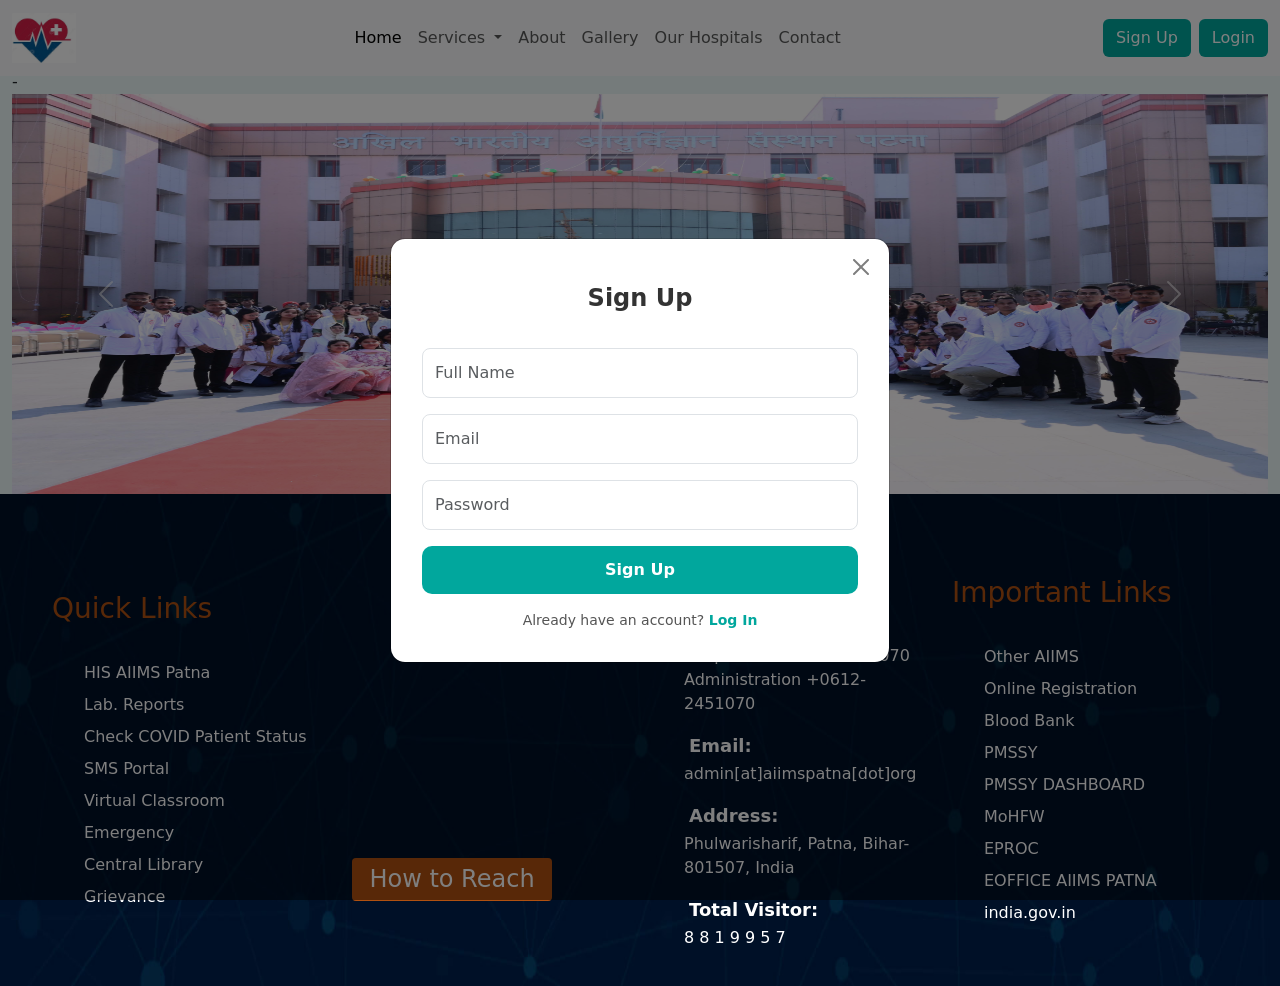
<file: signup.html>
<!DOCTYPE html>
<html lang="en">
<head>
    <meta charset="UTF-8">
    <meta name="viewport" content="width=device-width, initial-scale=1.0">
    <title>Sign Up</title>
    <link rel="stylesheet" href="https://cdn.jsdelivr.net/npm/bootstrap@5.3.8/dist/css/bootstrap.min.css">
    <link rel="stylesheet" href="style.css">
<style>

 /* hero section */
.slide-image{   
    height: 400px;
}
.carousel-caption>h5 ,p{
    color: black;
}
 </style>

</head>
<body>

   <div class="container-fluid">

        <!--header start-->
        <div class="row header">
            <div class="col-sm-12">
                <nav class="navbar navbar-expand-lg bg-body-tertiary fixed-top">
  <div class="container-fluid">
    <a class="navbar-brand" href="#">
        <img src="logo8.jpg" alt="" class="logo">
        
        
    </a>
    <button class="navbar-toggler" type="button" data-bs-toggle="collapse" data-bs-target="#navbarSupportedContent" aria-controls="navbarSupportedContent" aria-expanded="false" aria-label="Toggle navigation">
      <span class="navbar-toggler-icon"></span>
    </button>
    <div class="collapse navbar-collapse" id="navbarSupportedContent">
      <ul class="navbar-nav m-auto mb-2 mb-lg-0">
        <li class="nav-item">
          <a class="nav-link active" aria-current="page" href="index.html">Home</a>
        </li>
        <li class="nav-item dropdown">
          <a class="nav-link dropdown-toggle" href="#" role="button" data-bs-toggle="dropdown" aria-expanded="false">
            Services
          </a>
          <ul class="dropdown-menu">
            <li><a class="dropdown-item" href="opd.html">OPD</a></li>
            <li><hr class="dropdown-divider"></li>
            <li><a class="dropdown-item" href="radiology.html">Radiology</a></li>
            <li><hr class="dropdown-divider"></li>
            <li><a class="dropdown-item" href="blood bank.html">Blood Bank</a></li>
            <li><hr class="dropdown-divider"></li>
            <li><a class="dropdown-item" href="pharmecy.html">Pharmecy</a></li>
          </ul>
        </li>
        <li class="nav-item">
          <a class="nav-link " href="about.html">About</a>
        </li>
        <li class="nav-item">
          <a class="nav-link " href="gallery.html">Gallery</a>
        </li>
        <li class="nav-item">
          <a class="nav-link " href="our hospital.html">Our Hospitals</a>
        </li>
         <li class="nav-item">
          <a class="nav-link " href="contact.html">Contact </a>
        </li>
      </ul>
      <form class="d-flex" role="search">
        <button type="button" class="btn btn-login me-2" data-bs-toggle="modal" data-bs-target="#signUpModal">Sign Up</button>
        <a href="login.html" class="btn btn-login">Login</a> 
      </form>
    </div>
  </div>
</nav>
            </div>
        </div>-
        <!--header end-->

 <!-- hero section start-->
        <div class="row">
            <div class="col-sm-12">
                <div id="carouselExampleCaptions" class="carousel slide" data-bs-ride="carousel" data-bs-interval="3000">
  <div class="carousel-indicators">
    <button type="button" data-bs-target="#carouselExampleCaptions" data-bs-slide-to="0" class="active" aria-current="true" aria-label="Slide 1"></button>
    <button type="button" data-bs-target="#carouselExampleCaptions" data-bs-slide-to="1" aria-label="Slide 2"></button>
    <button type="button" data-bs-target="#carouselExampleCaptions" data-bs-slide-to="2" aria-label="Slide 3"></button>
  </div>
  <div class="carousel-inner">
    <div class="carousel-item active">
      <img src="107.jpg" class="d-block w-100 slide-image" alt="slide1">
      <div class="carousel-caption d-none d-md-block">
        <h5>First slide label</h5>
        <p>Some representative placeholder content for the first slide.</p>
      </div>
    </div>
    <div class="carousel-item">
      <img src="slide9.jpg" class="d-block w-100 slide-image" alt="slide2">
      <div class="carousel-caption d-none d-md-block">
        <h5>Second slide label</h5>
        <p>Some representative placeholder content for the second slide.</p>
      </div>
    </div>
    <div class="carousel-item">
      <img src="doctors-care.jpg" class="d-block w-100 slide-image" alt="slide3">
      <div class="carousel-caption d-none d-md-block">
        <h5>Third slide label</h5>
        <p>Some representative placeholder content for the third slide.</p>
      </div>
    </div>
  </div>
  <button class="carousel-control-prev" type="button" data-bs-target="#carouselExampleCaptions" data-bs-slide="prev">
    <span class="carousel-control-prev-icon" aria-hidden="true"></span>
    <span class="visually-hidden">Previous</span>
  </button>
  <button class="carousel-control-next" type="button" data-bs-target="#carouselExampleCaptions" data-bs-slide="next">
    <span class="carousel-control-next-icon" aria-hidden="true"></span>
    <span class="visually-hidden">Next</span>
  </button>
</div>

            </div>
        </div>
        <!-- hero section end-->


 <div class="modal fade" id="signUpModal" tabindex="-1" 
     aria-labelledby="signUpModalLabel" aria-hidden="true">
     <div class="modal-dialog modal-dialog-centered">
        <div class="modal-content" style="border-radius:15px; padding: 15px ;">

            <div class="modal-header" style="border-bottom: none;">
                <h1 class="modal-title fs-4 w-100 text-center" id="loginModalLabel" style="color: #333;
                 font-weight: bold; margin-top: 10px;">Sign Up</h1>
                 <button type="button" class="btn-close" data-bs-dismiss="modal" 
                 aria-label="Close" style="position: absolute; right: 20px ; top: 20px;"></button>

            </div>
            <div class="modal-body">
                <form>
                    <input type="text" placeholder="Full Name" class="form-control mb-3"
                    style="padding: 12px; border-radius: 8px;" required>
                    <input type="email" placeholder="Email" class="form-control mb-3"
                    style="padding: 12px; border-radius: 8px;" required>
                    
                    <input type="password" placeholder="Password" class="form-control mb-3"
                    style="padding: 12px; border-radius: 8px;" required>
                
                    <button type="submit"class="signup-btn" style="width: 100%; padding: 12px; background-color:#01a79d; color: white; 
                    border: none; border-radius: 10px; font-size: 16px; font-weight: bold;">Sign Up</button>

                    <div class="text-center mt-3">
                        <p style="font-size: 14px; color:#555; margin-bottom: 0;">Already have an account? <a href="login.html"  style="text-decoration: none; color: #01a79d; font-weight: bold;">Log In</a></p>
                    </div>
                </form>
            </div>

        </div>


     </div>
    </div>





     
   <!----footer- start-->

      <div class="row footer">
        <div class="col-sm-3">
          <h3 class="footer-heading quick-links">Quick Links</h3>
          <ul class="quick-links">
          <li>HIS AIIMS Patna</li>
          <li>Lab. Reports</li>
          <li>Check COVID Patient Status</li>
          <li>SMS Portal</li>
          <li>Virtual  Classroom</li>
          <li>Emergency</li>
          <li>Central Library</li>
          <li>Grievance</li>
          </ul>
        </div>
        <div class="col-sm-3">
          <iframe src="https://www.google.com/maps/embed?pb=!1m12!1m8!1m3!1d230248.33775694412!2d84.
          94229209448244!3d25.617199139303032!3m2!1i1024!2i768!4f13.
          1!2m1!1sAIIMS%20Patna!5e0!3m2!1sen!2sus!4v1783047907874!5m2!1sen!2sus"
           width="220" height="250" style="border:0;" 
           allowfullscreen="" loading="lazy" 
           referrerpolicy="strict-origin-when-cross-origin"></iframe>

          <h3 class="footer-heading  how-to-reach">How to Reach</h3>
        </div>
        <div class="col-sm-3">
          <h3 class="footer-heading touch">Get in Touch</h3>
          <ul class="get-in-touch">
          <li>
            <i class="bi bi-telephone-inbound"></i>
            <span class="phone">Phone:</span><br>
            Hospitals +91-612-2451070
            <br>
            Administration +0612-2451070 
          </li>
          <li>
            <i class="bi bi-envelope-at"></i>
            <span class="email">Email:</span><br>
             admin[at]aiimspatna[dot]org
          </li>
          <li>
             <i class="bi bi-geo-alt"></i>
            <span class="address">Address:</span><br>
            Phulwarisharif, Patna, Bihar-801507, India
          </li>

          <li>
             <i class="bi bi-geo-alt"></i>
            <span class="total-visitor">Total Visitor:</span><br>
               8 8 1 9 9 5 7
          </li>
          </ul>
        </div>
        <div class="col-sm-3">
          <h3 class="footer-heading important-links">Important Links</h3>
          <ul class="important-links">
          <li>Other AIIMS</li>
          <li>Online Registration</li>
          <li>Blood Bank</li>
          <li>PMSSY</li>
          <li>PMSSY DASHBOARD</li>
          <li>MoHFW</li>
          <li>EPROC</li>
          <li>EOFFICE AIIMS PATNA</li>
          <li>india.gov.in</li>
          </ul>
        </div>
      </div>


    <!---footer -end-->



 <!--bootstrap CDN JS-->
   <script src=" https://cdn.jsdelivr.net/npm/bootstrap@5.3.8/dist/js/bootstrap.bundle.min.js"></script>


<script>
    window.addEventListener('DOMContentLoaded', ()=>{
        const myModal =new bootstrap.Modal(document.getElementById('signUpModal'));
        myModal.show();
    });
</script>



</body>
</html>
</file>
<file: style.css>
.navbar{
    background-color: lightblue;
}


.header{
    height: 70px;
}
.logo{
    height: 50px;
}
.btn-signup{
    border: 1px solid #01a79d;
    background-color: #01a79d;

}
.btn-login{
    color: white;
    background-color: #01a79d;

}
.btn-signup:hover{
    background-color: #01a79d;
    color: white;

}
.btn-login:hover{
    background-color:transparent;
    border: 1px solid #01a79d;
    color: #01a79d;
}
/* hero section */
.slide-image{
    height: 400px;
}
.carousel-caption>h5 ,p{
    color: black;
}


/* services */
.service-head{
    height: 90px;
    display: flex;
    align-items: center;
    justify-content: center;
    flex-direction: column;

}
.service-head h4{
    text-align: center;
}
.service-head hr{
    width: 50%;
    border: 3px solid #01a79d;
    border-radius: 10px;
}
.services .card{
    height: 200px;
    display: flex;
    align-items: center;
    justify-content: center;
    box-shadow: 0 10px 10px rgba(214,223,223,.3);
    cursor: pointer;
    margin-top: 10px;

}
.services .card img{
    height: 140px;
    margin-bottom: 10px;
}
.services h5{
    text-align: center;
}

.about{
    /* height: 400px; */
    background-color: #cbeee8;
}
.about-col{
    display: flex;
    align-items: center;
    justify-content: center;

}
dir-image-outer, 
.director-image{
    height: 350px;
    width: 350px;
    border-radius:50%;
}
.about-col-2{
    display: flex;
    flex-direction: column;
    justify-content: center;
}
.dir-name{
    color: #01a79d;
}

/* counter */
.counter{
    background-image: url("counter-bg.jpg");
    background-position: center;
    background-size: cover;
    background-repeat: no-repeat;
}
.counter-count{
    height: 100px;
    border-radius: 20px;
    background-color: white;
    font-size: 30px;
    font-weight: bolder;
    display: flex;
    align-items: center;
    justify-content: center;
    margin-top: 10px;
}

/* gallery */


.gallery-title{
    background-color: #01a79d;
    padding: 10px;
    cursor: pointer;
    color: white;
    border-radius:  5px;
    position: relative;
    overflow: hidden;
    z-index: 1;
}
.gallery-title::after{
    content: " ";
    position: absolute;
    top: 0;
    left: 10px;
    height: 100%;
    width: 100%;
    background-color: rgb(50, 96, 128);
    transform: scaleX(0);
    transform-origin: left;
    transition:  0.4s ease;
    z-index: 21;

}
.gallery-title:hover::after{
    transform: scaleX(1);
}

.registered{
   background-color:#d6e5f4;
   padding: 20px 60px;
}
.registered>div{
    display: flex;
    align-items: center;
    justify-content: space-around;
}
.registered-card{
  height: 100px;
  width: 200px;
  border: 2px solid white;
  transition: .3s ease-in-out;
  cursor: pointer;
  display: flex;
  align-items: center;
  justify-content: center;
}

.registered-card>img{
    width: 80%;
    height: auto;
    display: block;
    border-radius:5px ;
}

.registered-card:hover{
    transform:translateY(-10px) ;
    box-shadow: 0 10px 10px rgba(0,0,0,.2);
}
 @media (max-width:768px){
    .registered>div{
        flex-direction:column ;
        gap:10px;
    }
 }

/*Modal */

.enquiry-btn{
  position:fixed;
  top:60%;
  right: -20px;;
  transform:rotate(-90deg);
  z-index:999;
}

.enquiry-form{
    display: flex;
    flex-direction: column;
    gap: 10px;
}

.enquiry-form input,select,textarea{
    width: 100%;
    padding: 7px 20px;
    border: 1px solid #ccc;
    border-radius: 5px;
    outline: none;
}

.enquiry-form input:focus,select:focus,textarea:focus{
    border-color: #01A79D;
}

.enquiry-form textarea{
    width: 100%;
    height: 120px;
    resize: none;
}

.enquiry-form button{
    width: 100%;
    border-radius:5px;
    border: none;
    padding: 15px;
    font-size: 20px;
    color:white;
    background-color:#01A79D;
}

/*---signUp----*/

body{
    margin: 0;
    padding: 0;
    background: #eaf7f6;
}
.main-box{
    width: 100vh;
    display: flex;
    justify-content: center;
    align-items: center;
}

.form-box{
    width: 400px;
    background: white;
    padding: 30px;
    border-radius: 10px;
    box-shadow: 0 0 15px rgba(0,0,0,.2);
}

.form-box h2{
    text-align: center;
    color: #01A79D;
    margin-bottom: 20px;
}

.form-box button{
    background: #01A79D;
    border: none;
}

.form-box button:hover{
    background:#01867e ;
}


/*footer*/

.footer{
   
    background-image:url(footer-bg.jpg);
    background-size:100% 100%;
    background-repeat: no-repeat;
    background-position:center;
    display: flex;
    align-items: center;
    justify-content: center;
    padding:20px 40px ;
}

.footer>div{
    margin-top: 10px;
}

.footer-haeding{
    color:#b15110;
}

.quick-links{
    list-style:none;
    color: #b15110;
    margin-top:20px;
    line-height: 2;
}

.quick-links>li{
    cursor: pointer;
    transition:.3s ease-in-out;
    color: white;
}

.quick-links>li:hover{
    color: #01A79D;
    transform:translateX(6px);
}

.how-to-reach{
    padding: 7px 10px;
    border:none;
    font-size: 24px;
    background-color: #b15110;
    box-sizing: border-box;
    width: 200px;
    color: white;
    margin-top: 20px;
    border-radius: 4px;
  text-align: center;
    
}

.how-to-reach:hover{
    background-color: #01A79D;
    color: white;
}

.touch{
    list-style:none;
    color: #b15110;
    margin-top:20px;
    line-height: 2;
}

.phone{
    color: white;
    font-weight: bold;
    font-size: 18px;
}
.get-in-touch li{
    list-style: none;
    margin-bottom: 10px;
    color: white;
}
.get-in-touch i{
    color: #b15110;
    font-size: 24px;
    margin-right: 5px;
}

.email{
    color: white;
    font-weight: bold;
    font-size: 18px;
}

.address{
    color: white;
    font-weight: bold;
    font-size: 18px;
}

.total-visitor{
    color: white;
    font-weight: bold;
    font-size: 18px;
}

.important-links{
    list-style:none;
    color: #b15110;
    margin-top:20px;
    line-height: 2;
}

.important-links>li{
    cursor: pointer;
    transition:.3s ease-in-out;
    color: white;
}

.important-links>li:hover{
    color: #01A79D;
    transform:translateX(6px);
}
</file>
